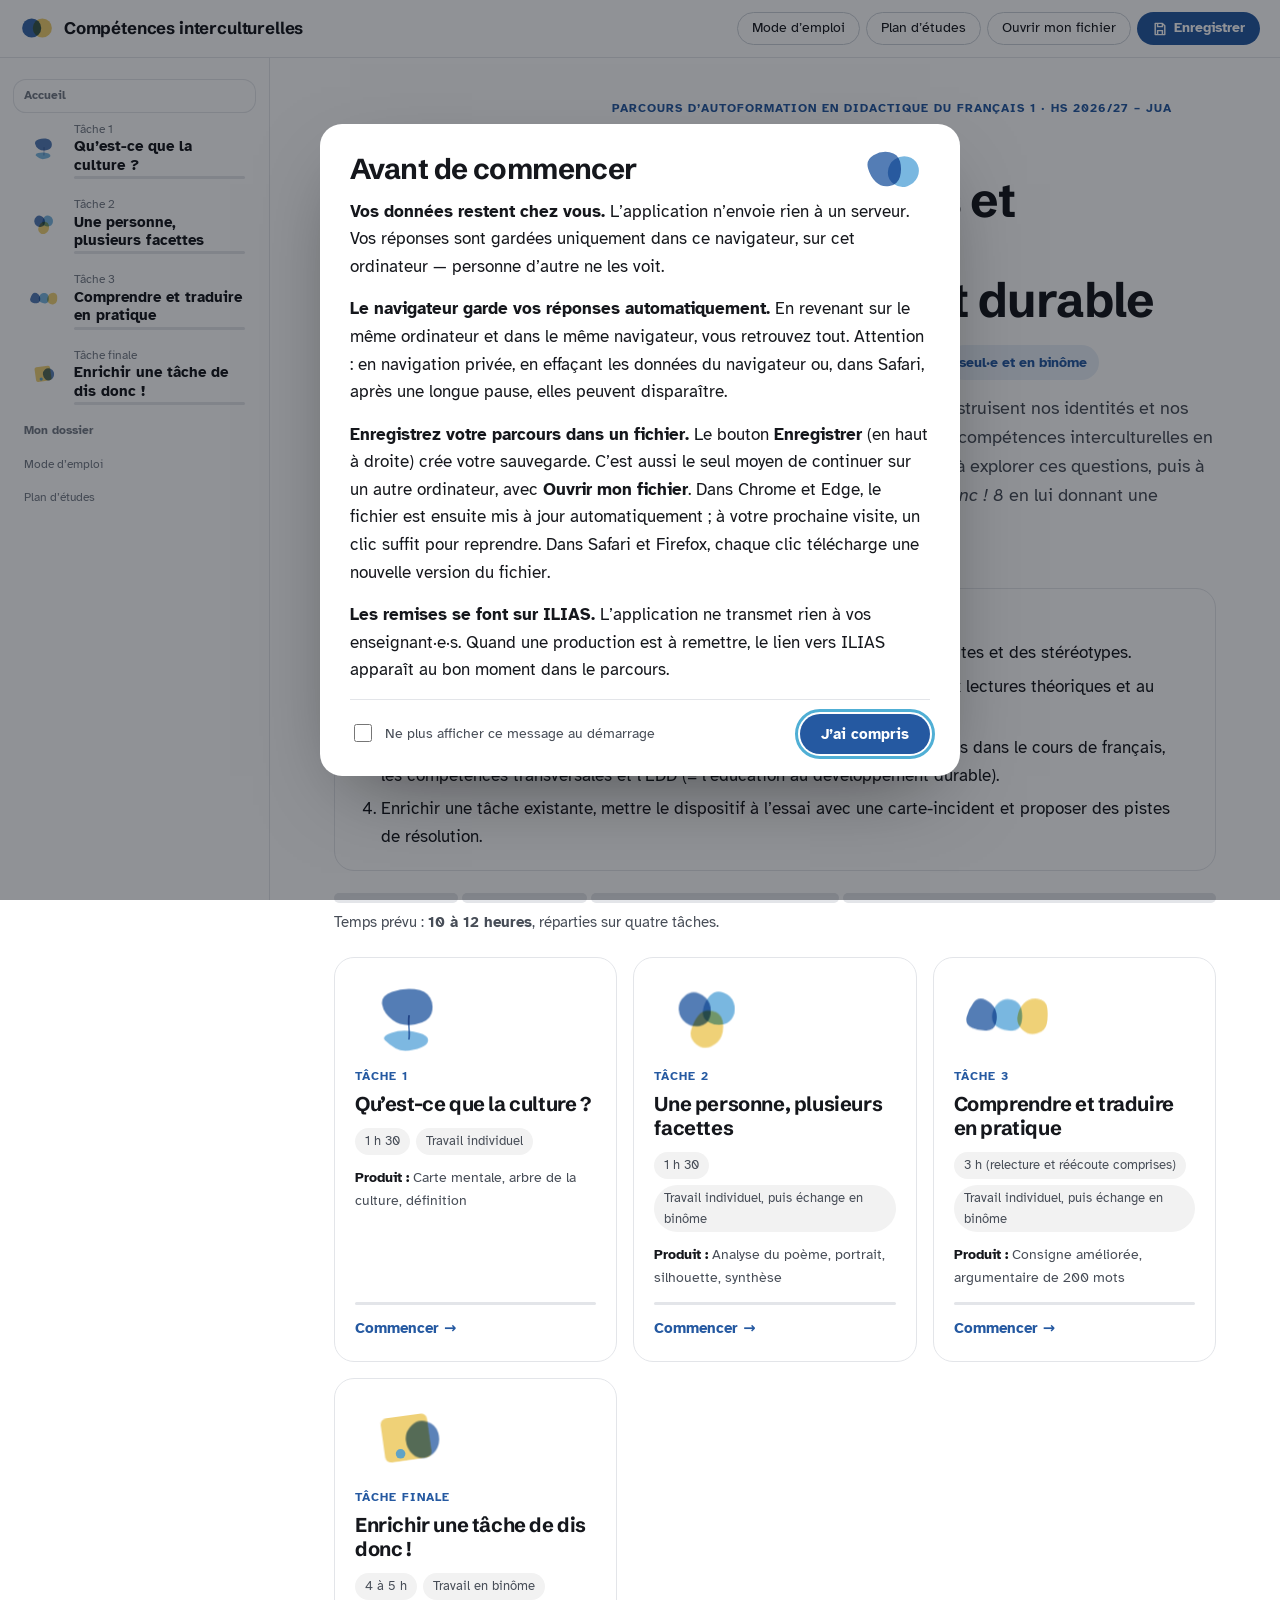
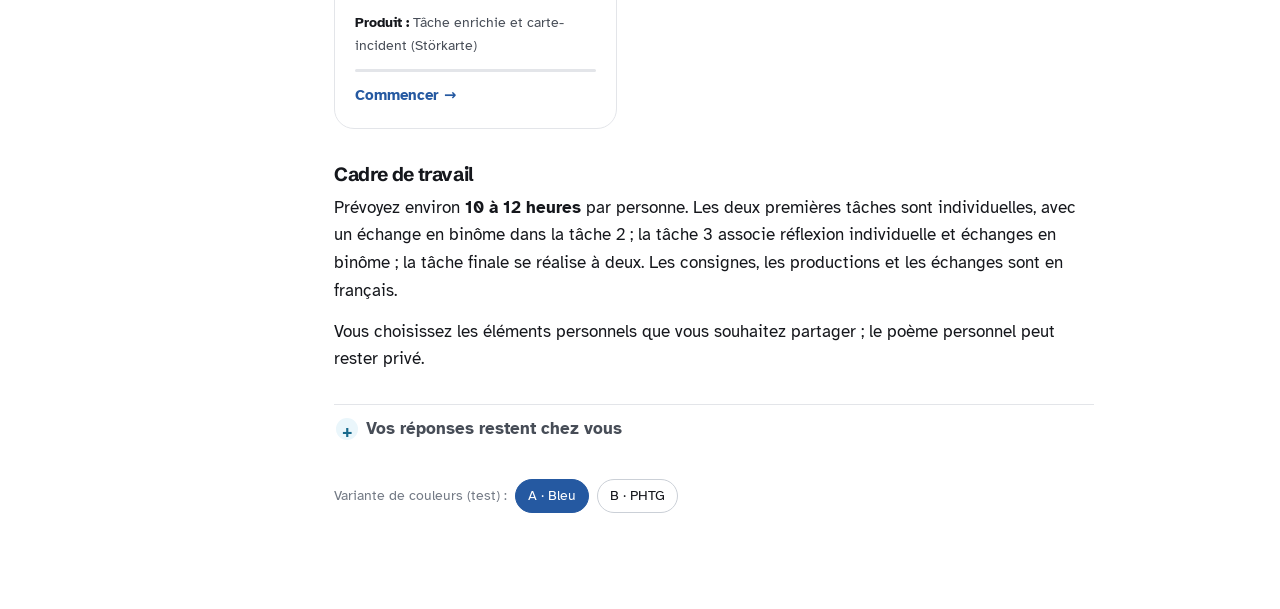
<file: index.html>
<!DOCTYPE html>
<html lang="fr">
<head>
  <meta charset="utf-8">
  <meta name="viewport" content="width=device-width, initial-scale=1">
  <title>Compétences interculturelles et ÉDD</title>
  <meta name="theme-color" content="#FFFFFF">
  <script>try{var t=new URLSearchParams(location.search).get("theme")||localStorage.getItem("pi-edd-theme");if(t)document.documentElement.dataset.theme=t;}catch(e){}</script>
  <link rel="icon" href="/favicon.svg" type="image/svg+xml">
  <link rel="preload" href="/assets/fonts/atkinson-hyperlegible-latin-400-normal.woff2" as="font" type="font/woff2" crossorigin>
  <link rel="preload" href="/assets/fonts/schibsted-grotesk-latin-wght-normal.woff2" as="font" type="font/woff2" crossorigin>
  <link rel="stylesheet" href="/style.css">
</head>
<body>
  <header class="topbar">
    <button class="icon-btn menu-btn" id="menu-btn" aria-label="Menu">☰</button>
    <a class="brand" href="#/"><svg viewBox="0 0 32 22" aria-hidden="true"><circle cx="11" cy="11" r="9" style="fill:var(--m1);fill-opacity:.9"/><circle cx="21" cy="11" r="9" style="fill:var(--m3);fill-opacity:.85;mix-blend-mode:multiply"/></svg><span>Compétences interculturelles</span></a>
    <div class="actions">
      <span data-save-status class="save-status" aria-live="polite"></span>
      <a href="#/aide" class="btn ghost small" title="Comment travailler avec l’application">Mode d’emploi</a>
      <button id="btn-lp" class="btn ghost small">Plan d’études</button>
      <button id="btn-open" class="btn ghost small" title="Reprendre à partir de votre fichier de parcours">Ouvrir mon fichier</button>
      <button id="btn-save" class="btn save small" title="Enregistrer votre parcours dans un fichier"><svg viewBox="0 0 20 20" aria-hidden="true"><path d="M4 3h9l3 3v11H4z" fill="none" stroke="currentColor" stroke-width="1.8" stroke-linejoin="round"/><path d="M7 3v4h6V3M7 17v-5h6v5" fill="none" stroke="currentColor" stroke-width="1.8"/></svg>Enregistrer<span class="dirty-dot" aria-hidden="true"></span></button>
    </div>
  </header>

  <div id="reconnect" class="reconnect" hidden></div>
  <div class="layout">
    <nav class="sidebar" id="sidebar" aria-label="Parcours"></nav>
    <main id="main" tabindex="-1"><p class="loading">Chargement…</p></main>
  </div>

  <aside class="drawer" id="drawer" aria-label="Plan d’études" hidden>
    <div class="drawer-head">
      <form id="lp-search" class="lp-search">
        <input type="search" id="lp-q" placeholder="Rechercher, p. ex. Kulturen" aria-label="Recherche dans le plan d’études">
        <button class="btn primary small" type="submit">Chercher</button>
      </form>
      <a id="lp-newtab" class="btn ghost small" target="_blank" rel="noopener" title="Ouvrir dans un nouvel onglet">↗</a>
      <button class="icon-btn" id="drawer-close" aria-label="Fermer">✕</button>
    </div>
    <iframe id="lp-frame" title="Lehrplan Volksschule Thurgau" src="about:blank"></iframe>
    <p class="drawer-note">Affiché en direct depuis tg.lehrplan.ch — © D-EDK / Kanton Thurgau</p>
  </aside>

  <input type="file" id="file-input" accept=".json,application/json" hidden>
  <div id="print-area" class="print-area"></div>
  <script type="module" src="/app.js"></script>
</body>
</html>
</file>
<file: style.css>
/* «L’entre-deux» — formes qui se chevauchent, papier chaud, un seul accent. */

@font-face { font-family: "Schibsted Grotesk"; font-weight: 400 900; font-display: swap; src: url(/assets/fonts/schibsted-grotesk-latin-wght-normal.woff2) format("woff2"); }
@font-face { font-family: "Schibsted Grotesk"; font-weight: 400 900; font-display: swap; unicode-range: U+0100-024F, U+1E00-1EFF; src: url(/assets/fonts/schibsted-grotesk-latin-ext-wght-normal.woff2) format("woff2"); }
@font-face { font-family: "Atkinson Hyperlegible"; font-weight: 400; font-style: normal; font-display: swap; src: url(/assets/fonts/atkinson-hyperlegible-latin-400-normal.woff2) format("woff2"); }
@font-face { font-family: "Atkinson Hyperlegible"; font-weight: 400; font-style: italic; font-display: swap; src: url(/assets/fonts/atkinson-hyperlegible-latin-400-italic.woff2) format("woff2"); }
@font-face { font-family: "Atkinson Hyperlegible"; font-weight: 700; font-style: normal; font-display: swap; src: url(/assets/fonts/atkinson-hyperlegible-latin-700-normal.woff2) format("woff2"); }
@font-face { font-family: "Atkinson Hyperlegible"; font-weight: 700; font-style: italic; font-display: swap; src: url(/assets/fonts/atkinson-hyperlegible-latin-700-italic.woff2) format("woff2"); }
@font-face { font-family: "Atkinson Hyperlegible"; font-weight: 400; font-display: swap; unicode-range: U+0100-024F, U+1E00-1EFF, U+2020, U+20A0-20AB, U+20AD-20CF; src: url(/assets/fonts/atkinson-hyperlegible-latin-ext-400-normal.woff2) format("woff2"); }
@font-face { font-family: "Atkinson Hyperlegible"; font-weight: 700; font-display: swap; unicode-range: U+0100-024F, U+1E00-1EFF, U+2020, U+20A0-20AB, U+20AD-20CF; src: url(/assets/fonts/atkinson-hyperlegible-latin-ext-700-normal.woff2) format("woff2"); }

:root {
  /* Thème A «Bleu» (palette sio) – fond blanc, encre presque noire */
  --paper: #FFFFFF;
  --paper-2: #F2F2F2;
  --surface: #FFFFFF;
  --ink: #15171C;
  --ink-2: #474D57;
  --ink-3: #737A85;
  --line: #E3E5E9;
  --line-2: #CBD0D7;
  --petrol: #2559A1;          /* couleur principale */
  --petrol-2: #1C4A89;
  --on-petrol: #FFFFFF;
  --petrol-soft: #E8EFF8;
  --terre: #EBC655;           /* étape en cours, marqueurs */
  --terre-ink: #2559A1;       /* surtitres, accroches */
  --terre-soft: #E6F4FA;
  --ocre: #50AFD5;            /* « les deux sont possibles » */
  --ocre-soft: #FBF3D8;
  --ocre-ink: #17698C;
  --lilas: #17698C;           /* espace privé */
  --lilas-soft: #EAF6FB;
  --lilas-line: #BFE3F2;
  --sil: #CFE8F4;
  --link: #2559A1;
  --m1: #2559A1; --m2: #469BD4; --m3: #EBC655; --m4: #50AFD5;
  --head: "Schibsted Grotesk", "Helvetica Neue", Arial, sans-serif;
  --serif: var(--sans);
  --sans: "Atkinson Hyperlegible", system-ui, -apple-system, "Segoe UI", sans-serif;
  --r: 14px;
  --top: 58px;
}
[data-theme="phtg"] {
  /* Thème B «PHTG» – noir sur blanc, lime et bleu comme seuls accents */
  --paper: #FFFFFF;
  --paper-2: #F4F4F4;
  --ink: #000000;
  --ink-2: #333333;
  --ink-3: #6B6B6B;
  --line: #E4E4E4;
  --line-2: #CFCFCF;
  --petrol: #000000;
  --petrol-2: #212121;
  --on-petrol: #FFFFFF;
  --petrol-soft: #F1F1F1;
  --terre: #DEF428;
  --terre-ink: #000000;
  --terre-soft: #F7FCD4;
  --ocre: #0059FF;
  --ocre-soft: #F7FCD4;
  --ocre-ink: #0047CC;
  --lilas: #0047CC;
  --lilas-soft: #EEF3FF;
  --lilas-line: #C7D7FF;
  --sil: #DCE6FF;
  --link: #0059FF;
  --m1: #000000; --m2: #0059FF; --m3: #DEF428; --m4: #8A8A8A;
}
* { box-sizing: border-box; }
html { scroll-padding-top: calc(var(--top) + 16px); }
body { margin: 0; font: 17px/1.62 var(--sans); color: var(--ink); background: var(--paper); -webkit-font-smoothing: antialiased; }
h1, h2, h3, h4 { margin: 0 0 .4em; line-height: 1.2; }
h1, h2, h3 { font-family: var(--head); font-weight: 700; letter-spacing: -.02em; }
h1 { font-size: clamp(2rem, 4vw, 3rem); line-height: 1.05; }
h2 { font-size: clamp(1.4rem, 2.4vw, 1.8rem); }
h3 { font-size: 1.02rem; font-weight: 700; }
a { color: var(--link); }
p { margin: 0 0 .8em; }
code { font-size: .85em; }
.muted, .hint { color: var(--ink-3); font-size: .9rem; }
.center { text-align: center; justify-content: center; }
.eyebrow { display: block; font-size: .78rem; letter-spacing: .08em; text-transform: uppercase; color: var(--terre-ink); font-weight: 700; margin-bottom: 6px; }
:focus-visible { outline: 3px solid var(--ocre); outline-offset: 2px; border-radius: 6px; }

/* --- Barre du haut ------------------------------------------------------- */
.topbar { position: sticky; top: 0; z-index: 20; height: var(--top); display: flex; align-items: center; gap: 12px; padding: 0 20px; background: color-mix(in srgb, var(--paper) 88%, transparent); backdrop-filter: blur(8px); border-bottom: 1px solid var(--line); }
.brand { display: flex; align-items: center; gap: 10px; text-decoration: none; color: var(--ink); font-family: var(--head); font-size: 1.05rem; font-weight: 700; letter-spacing: -.01em; }
.brand svg { width: 34px; height: 24px; }
.actions { margin-left: auto; display: flex; align-items: center; gap: 6px; }
.save-status { font-size: .82rem; color: var(--ink-3); margin-right: 6px; }
.save-status.ok::before { content: "✓ "; color: var(--petrol); }
.save-status.warn { color: var(--ocre-ink); }
.menu-btn { display: none; }

/* --- Boutons ---------------------------------------------------------------- */
.btn { display: inline-flex; align-items: center; gap: 6px; border: 1px solid transparent; border-radius: 999px; padding: 10px 20px; font: inherit; font-size: .95rem; font-weight: 700; cursor: pointer; text-decoration: none; line-height: 1.2; transition: background .15s, border-color .15s, transform .1s; }
.btn:active { transform: translateY(1px); }
.btn.small { padding: 7px 14px; font-size: .85rem; font-weight: 400; }
.btn.primary { background: var(--petrol); color: var(--on-petrol); }
.btn.primary:hover { background: var(--petrol-2); }
.btn.ghost { background: transparent; color: var(--ink); border-color: var(--line-2); }
.btn.ghost:hover { border-color: var(--petrol); color: var(--petrol); }
.icon-btn { background: none; border: 0; font-size: 1.2rem; cursor: pointer; padding: 4px 8px; color: var(--ink); }
.link { background: none; border: 0; color: var(--petrol); cursor: pointer; padding: 0; font: inherit; font-size: .9rem; text-decoration: underline; text-underline-offset: 3px; }
.row { display: flex; flex-wrap: wrap; gap: 10px; align-items: center; margin-top: 14px; }

/* --- Mise en page ----------------------------------------------------------- */
.layout { display: grid; grid-template-columns: 270px minmax(0, 1fr); min-height: calc(100vh - var(--top)); }
.sidebar { position: sticky; top: var(--top); align-self: start; height: calc(100vh - var(--top)); overflow: auto; padding: 22px 14px; border-right: 1px solid var(--line); }
.sidebar > a { display: grid; grid-template-columns: 40px 1fr; gap: 2px 10px; align-items: center; padding: 8px 10px; border-radius: 12px; color: var(--ink); text-decoration: none; margin-bottom: 2px; }
.sidebar > a:not(.tache-link) { grid-template-columns: 1fr; font-weight: 700; font-size: .92rem; }
.sidebar > a:hover { background: var(--paper-2); }
.sidebar > a.active { background: var(--surface); box-shadow: 0 1px 0 var(--line), 0 0 0 1px var(--line); }
.sidebar .mini svg { width: 40px; height: 27px; display: block; }
.sidebar .lbl { font-size: .78rem; color: var(--ink-3); line-height: 1.25; }
.sidebar .lbl strong { display: block; color: var(--ink); font-size: .92rem; font-weight: 700; }
.sidebar .prog { grid-column: 2; height: 3px; background: var(--line); border-radius: 2px; overflow: hidden; }
.sidebar .prog span, .tache-card .prog span { display: block; height: 100%; background: var(--petrol); border-radius: 2px; }
.steps-nav { list-style: none; margin: 2px 0 10px 60px; padding: 0; border-left: 2px solid var(--line); }
.steps-nav a { display: block; padding: 4px 10px; font-size: .85rem; color: var(--ink-2); text-decoration: none; line-height: 1.3; }
.steps-nav a:hover { color: var(--petrol); }
.steps-nav a.current { color: var(--terre-ink); font-weight: 700; margin-left: -2px; border-left: 2px solid var(--terre); }
main { padding: 32px clamp(18px, 5vw, 64px) 96px; outline: none; }
main.step-mode { max-width: 820px; }
main.home { max-width: 1040px; }
body.drawer-open main { max-width: 720px; }

/* --- Motifs ----------------------------------------------------------------- */
.motif { display: block; overflow: visible; }
.hero-motif { width: clamp(150px, 22vw, 230px); height: auto; flex: none; }

/* --- Accueil ----------------------------------------------------------------- */
.home-hero { display: flex; gap: clamp(20px, 4vw, 48px); align-items: center; margin: 8px 0 34px; }
.home-hero .lead { font-size: 1.12rem; color: var(--ink-2); max-width: 60ch; }
.tache-grid { display: grid; grid-template-columns: repeat(auto-fill, minmax(220px, 1fr)); gap: 16px; }
.tache-card { position: relative; display: flex; flex-direction: column; padding: 18px 20px 20px; background: var(--surface); border: 1px solid var(--line); border-radius: 20px; text-decoration: none; color: var(--ink); transition: transform .15s, box-shadow .15s, border-color .15s; }
.tache-card:hover { transform: translateY(-2px); border-color: var(--line-2); box-shadow: 0 10px 28px -16px rgba(60, 40, 20, .35); }
.tache-card .motif { width: 120px; height: 80px; margin: 0 0 10px -6px; }
.tache-card h2 { font-size: 1.25rem; margin-bottom: 8px; }
.tache-card .prog { display: block; height: 3px; background: var(--line); border-radius: 2px; overflow: hidden; margin-top: auto; }
.tache-card .go { margin-top: 12px; font-weight: 700; color: var(--petrol); font-size: .92rem; }
.home-more { margin-top: 30px; display: grid; gap: 8px; max-width: 760px; }

/* --- Chips, détails --------------------------------------------------------- */
.chips { display: flex; flex-wrap: wrap; gap: 6px; margin: 4px 0 12px; }
.chips span { font-size: .8rem; padding: 3px 10px; border-radius: 999px; background: var(--paper-2); color: var(--ink-2); }
details.soft { border-top: 1px solid var(--line); padding: 10px 2px; }
details.soft > summary { cursor: pointer; font-weight: 700; color: var(--ink-2); list-style: none; display: flex; align-items: center; gap: 8px; }
details.soft > summary::before { content: "+"; display: inline-grid; place-items: center; width: 22px; height: 22px; border-radius: 50%; background: var(--paper-2); color: var(--petrol); font-weight: 700; }
details.soft[open] > summary::before { content: "–"; }
details.soft > *:not(summary) { margin-top: 10px; }
.private-note > summary::before { background: var(--lilas-soft) !important; color: var(--lilas) !important; }

/* --- Étapes ----------------------------------------------------------------- */
.step-head { margin-bottom: 26px; }
.segbar { display: flex; gap: 6px; }
.segbar .seg { flex: 1; height: 6px; border-radius: 3px; background: var(--line); transition: background .2s; }
.segbar .seg.done { background: var(--petrol); }
.segbar .seg.now { background: var(--terre); }
.segbar .seg:hover { background: var(--ocre); }
.tache-hero { display: flex; gap: clamp(18px, 4vw, 40px); align-items: center; margin-bottom: 26px; }
.tache-hero .result { color: var(--ink-2); max-width: 52ch; }
.step-foot { display: flex; align-items: center; gap: 12px; margin-top: 44px; padding-top: 20px; border-top: 1px solid var(--line); }
.step-foot [data-save-status] { margin: 0 auto; }

/* --- Consigne ---------------------------------------------------------------- */
.consigne { margin: 0 0 18px; }
.consigne h2 { margin-bottom: 6px; }
.consigne .accroche { font-family: var(--head); font-size: 1.25rem; font-weight: 500; line-height: 1.3; color: var(--terre-ink); margin: 0 0 10px; padding-left: 14px; border-left: 4px solid var(--terre); }
.consigne .prose ul { list-style: none; padding: 0; display: grid; gap: 8px; }
.consigne .prose ul li { position: relative; padding: 10px 14px 10px 34px; background: var(--surface); border: 1px solid var(--line); border-radius: 12px; }
.consigne .prose ul li::before { content: ""; position: absolute; left: 13px; top: 18px; width: 9px; height: 9px; border-radius: 50%; background: var(--ocre); opacity: .85; }
.prose blockquote { margin: 10px 0; padding: 14px 18px; background: var(--ocre-soft); border-radius: 12px; font-style: italic; }

/* --- Lecture ---------------------------------------------------------------- */
.reading { margin: 0 0 22px; }
.reading .prose { font-size: 1.08rem; line-height: 1.7; }
.reading.long { background: var(--surface); border: 1px solid var(--line); border-radius: 20px; padding: 24px clamp(18px, 4vw, 34px); }
.reading .meta-line { font-size: .8rem; color: var(--ink-3); margin-bottom: 14px; }
.reading .prose strong:first-child { color: var(--petrol); font-size: .8rem; margin-right: 4px; }

/* --- Réponses ---------------------------------------------------------------- */
.answer { margin: 20px 0; }
.answer > label { display: block; font-weight: 700; margin-bottom: 8px; }
textarea, .add-own input, .lp-search input, select { font: inherit; color: var(--ink); }
.answer textarea { width: 100%; padding: 14px 16px; border: 1px solid var(--line-2); border-radius: 14px; background: var(--surface); resize: vertical; line-height: 1.55; transition: border-color .15s, box-shadow .15s; }
.answer textarea::placeholder { color: var(--ink-3); }
.answer textarea:focus { outline: none; border-color: var(--petrol); box-shadow: 0 0 0 4px var(--petrol-soft); }
.answer.private textarea { background: var(--lilas-soft); border-color: var(--lilas-line); }
.answer.private textarea:focus { border-color: var(--lilas); box-shadow: 0 0 0 4px var(--lilas-soft); }
.answer-info { text-align: right; font-size: .78rem; color: var(--ink-3); min-height: 1.2em; margin-top: 4px; }
.answer-info .ok { color: var(--petrol); font-weight: 700; }
.badge { display: inline-block; font-size: .72rem; font-weight: 700; padding: 2px 9px; border-radius: 999px; background: var(--lilas-soft); color: var(--lilas); vertical-align: middle; margin-left: 4px; }
.table-wrap { overflow-x: auto; }
table.grid { width: 100%; border-collapse: separate; border-spacing: 0; font-size: .93rem; border: 1px solid var(--line-2); border-radius: 14px; overflow: hidden; background: var(--surface); }
table.grid th { text-align: left; background: var(--paper-2); padding: 10px 12px; font-size: .85rem; border-bottom: 1px solid var(--line-2); }
table.grid td { border-top: 1px solid var(--line); vertical-align: top; padding: 2px; }
table.grid td + td, table.grid th + th { border-left: 1px solid var(--line); }
table.grid tr.example td { padding: 10px 12px; color: var(--ink-2); font-style: italic; background: var(--paper); }
table.grid textarea { width: 100%; border: 0; resize: none; padding: 8px 10px; background: transparent; min-height: 48px; }
table.grid textarea:focus { outline: none; background: var(--petrol-soft); }

/* --- Tri --------------------------------------------------------------------- */
.tri { margin: 20px 0; }
.tri-consigne { font-weight: 700; }
.tri-pool { display: flex; flex-wrap: wrap; gap: 8px; padding: 14px; border: 1.5px dashed var(--line-2); border-radius: 16px; min-height: 56px; margin-bottom: 12px; }
.tri-cats { display: grid; grid-template-columns: repeat(var(--n), minmax(0, 1fr)); gap: 12px; }
.tri-cat { min-height: 140px; padding: 14px; border-radius: 18px; display: flex; flex-wrap: wrap; align-content: flex-start; gap: 7px; cursor: pointer; border: 2px solid transparent; transition: border-color .15s; }
.tri-cat.tone-0 { background: var(--petrol-soft); }
.tri-cat.tone-1 { background: var(--terre-soft); }
.tri-cat.tone-2 { background: var(--ocre-soft); }
.tri-cat h4 { width: 100%; font-size: .85rem; margin: 0 0 4px; color: var(--ink-2); }
.tri-cat.over, .tri-pool.over { border-color: var(--petrol); }
.chip { font: inherit; font-size: .9rem; padding: 7px 13px; border-radius: 999px; border: 1px solid var(--line-2); background: var(--surface); cursor: grab; text-align: left; color: var(--ink); transition: box-shadow .15s; }
.chip:hover { box-shadow: 0 2px 8px -4px rgba(0,0,0,.3); }
.chip.selected { border-color: var(--terre); box-shadow: 0 0 0 3px var(--terre-soft); }
.chip.right { border-color: var(--petrol); color: var(--petrol); }
.chip.wrong { border: 1.5px dashed var(--ink-2); color: var(--ink); background: var(--terre-soft); }
.chip.both { border-color: var(--ocre); color: var(--ocre-ink); border-radius: 14px; }
.chip.own { border-style: dashed; cursor: default; }
.chip .why { display: block; font-size: .8rem; color: var(--ink-2); margin-top: 3px; }
.feedback { display: flex; flex-wrap: wrap; gap: 6px 16px; font-size: .85rem; color: var(--ink-2); padding: 12px 14px; background: var(--surface); border: 1px solid var(--line); border-radius: 12px; }
.feedback em { flex-basis: 100%; color: var(--ink-3); }
.add-own { display: flex; gap: 8px; margin-top: 12px; }
.add-own input { flex: 1; padding: 9px 14px; border: 1px solid var(--line-2); border-radius: 999px; background: var(--surface); }
.add-own select { padding: 8px 10px; border-radius: 999px; border: 1px solid var(--line-2); background: var(--surface); }

/* --- Regard sur mon travail -------------------------------------------------- */
.check { margin: 22px 0; border: 1px solid var(--line); border-radius: 16px; background: var(--surface); padding: 0 18px; }
.check > summary { cursor: pointer; list-style: none; display: flex; align-items: center; gap: 10px; padding: 14px 0; }
.check > summary::before { content: ""; width: 26px; height: 18px; flex: none; background: radial-gradient(circle at 35% 50%, var(--petrol) 0 7px, transparent 7.5px), radial-gradient(circle at 65% 50%, var(--ocre) 0 7px, transparent 7.5px); opacity: .8; }
.check-title { font-weight: 700; }
.check-count { margin-left: auto; font-size: .8rem; color: var(--ink-3); }
.check[open] { padding-bottom: 16px; }
.check ul { list-style: none; padding: 0; margin: 0 0 8px; }
.check li { display: flex; gap: 10px; align-items: flex-start; padding: 5px 0; }
.check input { margin-top: 5px; width: 18px; height: 18px; accent-color: var(--petrol); flex: none; }
.example-box { margin-top: 12px; background: var(--ocre-soft); border-radius: 14px; padding: 16px 18px; }
.example-box h4 { font-family: var(--head); font-size: 1.05rem; }

/* --- Encadrés ---------------------------------------------------------------- */
.aside { margin: 20px 0; padding: 16px 20px; border-radius: 16px; background: var(--paper-2); }
.aside h3 { margin-bottom: 4px; }
.aside .prose { font-size: .95rem; color: var(--ink-2); }
.aside-kicker { font-size: .72rem; letter-spacing: .08em; text-transform: uppercase; font-weight: 700; color: var(--ink-3); margin: 0 0 4px; }
.aside.lp { background: var(--petrol-soft); }
.aside.lp .aside-kicker { color: var(--petrol); }
.aside.repere { background: var(--surface); border: 1px solid var(--line); }
.aside.repere .tags { display: flex; flex-wrap: wrap; gap: 6px; margin: 8px 0 4px; }
.aside.repere .tags a { font-size: .85rem; padding: 4px 12px; border-radius: 999px; background: var(--petrol-soft); text-decoration: none; }
.aside.repere .tags a:hover { background: var(--petrol); color: #fff; }
.aside.recall blockquote { margin: 8px 0; padding: 10px 14px; background: var(--surface); border-radius: 10px; }

/* --- Silhouette -------------------------------------------------------------- */
.sil-stage { position: relative; width: 100%; max-width: 520px; aspect-ratio: 13 / 16; margin: 12px auto; background: var(--lilas-soft); border-radius: 20px; overflow: hidden; touch-action: none; }
.sil-stage svg { position: absolute; left: 50%; top: 4%; height: 92%; transform: translateX(-50%); }
.sil-word { position: absolute; padding: 5px 24px 5px 12px; background: var(--surface); border: 1px solid var(--lilas); color: var(--lilas); border-radius: 999px; font-size: .88rem; cursor: grab; user-select: none; white-space: nowrap; box-shadow: 0 2px 6px -3px rgba(0,0,0,.25); }
.sil-word button { position: absolute; right: 5px; top: 50%; transform: translateY(-50%); border: 0; background: none; cursor: pointer; color: var(--ink-3); font-size: 1rem; line-height: 1; }

/* --- Carte-incident ----------------------------------------------------------- */
.carte { position: relative; max-width: 460px; padding: 22px 24px; background: var(--surface); border: 1px solid var(--line-2); border-radius: 18px; box-shadow: 0 12px 30px -20px rgba(60,40,20,.5); transform: rotate(-.6deg); }
.carte-motif { position: absolute; right: 10px; top: 6px; width: 74px; height: 50px; }
.carte-head { font-family: var(--head); font-weight: 700; font-size: 1.3rem; margin-bottom: 10px; }
.carte-field h4 { font-size: .75rem; color: var(--ink-3); text-transform: uppercase; letter-spacing: .06em; margin: 12px 0 2px; }
.carte-field p { margin: 0; }

/* --- Fin, dossier ------------------------------------------------------------- */
.end-card { display: grid; justify-items: center; text-align: center; gap: 8px; margin: 40px 0 10px; }
.end-card .lead { color: var(--ink-2); }
.dossier-opts { margin-bottom: 24px; padding: 16px 20px; background: var(--paper-2); border-radius: 16px; }
.toggle { display: flex; gap: 10px; align-items: flex-start; }
.toggle input { accent-color: var(--lilas); width: 18px; height: 18px; margin-top: 4px; }
.dossier { background: var(--surface); border: 1px solid var(--line); border-radius: 20px; padding: 24px clamp(18px, 4vw, 34px); }
.dossier .d-tache { margin-bottom: 30px; }
.dossier .d-item { margin: 10px 0 18px; }
.dossier .d-item h4 { font-size: .88rem; color: var(--ink-3); margin-bottom: 4px; }

/* --- Mode rédaction ------------------------------------------------------------ */
.redac-tag { font-size: .72rem; color: var(--ink-2); background: #FFF6D6; border: 1px dashed #E2C55C; border-radius: 6px; padding: 2px 8px; margin-bottom: 6px; display: inline-block; font-family: ui-monospace, monospace; }
.redac-tag mark { background: #FFE28A; }

/* --- Plan d’études ------------------------------------------------------------ */
.drawer { position: fixed; top: var(--top); right: 0; bottom: 0; width: min(560px, 100vw); background: var(--surface); border-left: 1px solid var(--line); z-index: 30; display: flex; flex-direction: column; box-shadow: -14px 0 40px -20px rgba(60,40,20,.35); }
.drawer[hidden] { display: none; }
.drawer-head { display: flex; gap: 8px; padding: 10px; border-bottom: 1px solid var(--line); align-items: center; }
.lp-search { display: flex; gap: 6px; flex: 1; }
.lp-search input { flex: 1; padding: 8px 14px; border: 1px solid var(--line-2); border-radius: 999px; background: var(--paper); }
.drawer iframe { flex: 1; border: 0; width: 100%; background: #fff; }
.drawer-note { margin: 0; padding: 6px 12px; font-size: .74rem; color: var(--ink-3); border-top: 1px solid var(--line); }
.loading { color: var(--ink-3); }

/* --- Mobile -------------------------------------------------------------------- */
@media (max-width: 900px) {
  .menu-btn { display: block; }
  .layout { grid-template-columns: 1fr; }
  .sidebar { position: fixed; top: var(--top); left: 0; width: 290px; z-index: 25; background: var(--paper); transform: translateX(-100%); transition: transform .2s; box-shadow: 10px 0 30px -20px rgba(0,0,0,.4); }
  body.nav-open .sidebar { transform: none; }
  .brand span, .save-status { display: none; }
  .home-hero, .tache-hero { flex-direction: column; align-items: flex-start; }
  .hero-motif { width: 140px; }
  .tri-cats { grid-template-columns: 1fr; }
}
@media (prefers-reduced-motion: reduce) { * { transition: none !important; } }

/* --- Impression ----------------------------------------------------------------- */
.print-area { display: none; }
@media print {
  body.printing > *:not(.print-area) { display: none !important; }
  body.printing { background: #fff; }
  body.printing .print-area { display: block; font-family: var(--sans); color: #000; }
  .print-area h1 { font-family: var(--head); font-size: 20pt; }
  .print-area h2 { font-family: var(--head); font-size: 14pt; margin-top: 18pt; }
  .print-area .d-item h4 { font-size: 10pt; color: #555; }
  .print-area table.grid { border-collapse: collapse; width: 100%; }
  .print-area table.grid th, .print-area table.grid td { border: 1px solid #999; padding: 4pt; font-size: 10pt; }
  .print-area .carte { box-shadow: none; transform: none; border: 1.5pt solid #000; }
}

/* Correctifs */
main:focus, main:focus-visible { outline: none; }
.actions .btn { white-space: nowrap; }
@media (max-width: 520px) {
  .topbar { padding: 0 10px; gap: 6px; }
  .actions { gap: 4px; }
  .actions .btn.small { padding: 6px 9px; font-size: .78rem; }
  main { padding-top: 22px; }
}

/* --- Audio ----------------------------------------------------------------------- */
.audio { display: flex; gap: 16px; align-items: center; margin: 4px 0 22px; padding: 14px 18px; background: var(--surface); border: 1px solid var(--line); border-radius: 18px; }
.audio-btn { position: relative; flex: none; width: 52px; height: 52px; border: 0; border-radius: 50%; cursor: pointer; background: var(--petrol); display: grid; place-items: center; }
.audio-btn::after { content: ""; position: absolute; inset: 0 -6px 0 6px; border-radius: 50%; background: var(--terre); opacity: .7; mix-blend-mode: multiply; z-index: -1; }
.audio-btn { isolation: isolate; }
.audio-btn:hover { background: var(--petrol-2); }
.ic.play { width: 0; height: 0; border-left: 14px solid #fff; border-top: 9px solid transparent; border-bottom: 9px solid transparent; margin-left: 4px; }
.ic.pause { width: 14px; height: 16px; border-left: 4px solid #fff; border-right: 4px solid #fff; }
.audio-body { flex: 1; min-width: 0; }
.audio-title { font-weight: 700; margin: 0 0 4px; }
.audio-ctrl { display: flex; align-items: center; gap: 10px; }
.audio-bar { flex: 1; accent-color: var(--petrol); }
.audio-time { font-size: .8rem; color: var(--ink-3); font-variant-numeric: tabular-nums; white-space: nowrap; }
.audio .hint { margin: 4px 0 0; font-size: .78rem; }

/* --- Thème PHTG : contrastes francs ------------------------------------------- */
[data-theme="phtg"] .chips span { background: var(--paper-2); color: var(--ink); }
[data-theme="phtg"] .tache-card:hover { border-color: #000; box-shadow: none; }
[data-theme="phtg"] .segbar .seg.now { background: var(--terre); box-shadow: inset 0 0 0 1px #000; }
[data-theme="phtg"] .eyebrow { color: #000; }
[data-theme="phtg"] .aside.lp { background: var(--terre-soft); }
[data-theme="phtg"] .aside.lp .aside-kicker { color: #000; }

/* --- Choix du thème (phase de test) ------------------------------------------ */
.theme-switch { display: flex; align-items: center; gap: 8px; margin-top: 26px; font-size: .85rem; color: var(--ink-3); }
.theme-switch button { font: inherit; font-size: .85rem; padding: 5px 12px; border-radius: 999px; border: 1px solid var(--line-2); background: var(--surface); cursor: pointer; color: var(--ink); }
.theme-switch button[aria-pressed="true"] { background: var(--petrol); color: var(--on-petrol); border-color: var(--petrol); }

/* --- Arbre de la culture -------------------------------------------------------- */
.tri-arbre { display: flex; flex-direction: column; align-items: stretch; }
.tri-cat.couronne { min-height: 190px; padding: 34px 48px 26px; justify-content: center; align-content: center; border-radius: 48% 52% 44% 46% / 58% 56% 44% 42%; background: color-mix(in srgb, var(--m1) 14%, var(--surface)); }
.tri-cat.couronne h4, .tri-cat.racines h4 { text-align: center; }
.arbre-sol { position: relative; height: 96px; margin: -26px 0 -18px; z-index: 0; pointer-events: none; }
.tri-cat.couronne { position: relative; z-index: 1; }
.tri-cat.racines { position: relative; z-index: 1; }
.arbre-sol .tronc { position: absolute; left: 50%; top: 0; width: 220px; height: 96px; transform: translateX(-50%); z-index: 2; }
.arbre-sol .sol-ligne { position: absolute; left: 0; right: 0; top: 70px; border-top: 2px dotted var(--ink-2); }
.arbre-sol .sol-label { position: absolute; right: 6px; top: 60px; font-size: .72rem; letter-spacing: .08em; text-transform: uppercase; color: var(--ink-3); background: var(--paper); padding: 0 6px; }
.tri-cat.racines { min-height: 150px; padding: 22px 40px 30px; justify-content: center; align-content: flex-start; border-radius: 22px 22px 46% 46% / 22px 22px 60% 60%; background: repeating-linear-gradient(180deg, color-mix(in srgb, var(--m2) 10%, var(--surface)) 0 22px, color-mix(in srgb, var(--m2) 14%, var(--surface)) 22px 24px); }
@media (max-width: 600px) { .tri-cat.couronne { padding: 28px 22px; border-radius: 40% 40% 30% 30% / 30% 30% 22% 22%; } .tri-cat.racines { padding: 18px 16px 26px; } }

/* --- Schéma ---------------------------------------------------------------------- */
.schema { margin: 8px 0 24px; padding: 16px; background: var(--surface); border: 1px solid var(--line); border-radius: 20px; }
.schema-svg { display: block; width: 100%; max-width: 560px; margin: 0 auto; height: auto; }
.schema-svg circle:not(.sch-disc) { mix-blend-mode: multiply; }
.schema-svg text { font-family: var(--sans); fill: var(--ink); }
.schema-svg .sch-h { font-family: var(--head); font-weight: 700; font-size: 22px; }
.schema-svg .sch-t { font-weight: 700; font-size: 15px; }
.schema-svg .sch-s { font-size: 13px; fill: var(--ink-2); }
.schema-svg .sch-center { font-family: var(--head); font-weight: 700; font-size: 11.5px; }
.schema figcaption { text-align: center; font-size: .82rem; color: var(--ink-3); margin-top: 6px; }

/* --- Enregistrer bien visible ---------------------------------------------------- */
.btn.save { background: var(--petrol); color: var(--on-petrol); font-weight: 700; position: relative; }
.btn.save:hover { background: var(--petrol-2); }
.btn.save svg { width: 16px; height: 16px; }
.dirty-dot { display: none; position: absolute; top: -3px; right: -3px; width: 11px; height: 11px; border-radius: 50%; background: var(--terre); box-shadow: 0 0 0 2px var(--paper); }
body.needs-save .dirty-dot { display: block; }
.foot-mid { margin: 0 auto; display: flex; align-items: center; gap: 10px; }
.foot-save { display: none; }
body.needs-save .foot-save { display: inline-flex; }
.step-foot [data-save-status] { margin: 0; }

/* --- Bienvenue et mode d’emploi --------------------------------------------------- */
.welcome { margin: 0 0 28px; padding: 20px 24px; border: 2px solid var(--petrol); border-radius: 20px; background: var(--surface); }
.welcome h2 { font-size: 1.3rem; }
.welcome ol { margin: 8px 0 0; padding-left: 1.3em; }
.welcome li { margin: 4px 0; }
.aide-list { list-style: none; counter-reset: a; padding: 0; display: grid; gap: 12px; }
.aide-list li { counter-increment: a; position: relative; padding: 16px 20px 6px 64px; background: var(--surface); border: 1px solid var(--line); border-radius: 16px; }
.aide-list li::before { content: counter(a); position: absolute; left: 18px; top: 16px; width: 32px; height: 32px; border-radius: 50%; display: grid; place-items: center; font-family: var(--head); font-weight: 700; background: var(--terre); color: var(--ink); }
.aide-list h3 { margin-bottom: 2px; }
.sidebar > a.aide-link { font-weight: 400; color: var(--ink-2); }
@media (max-width: 900px) {
  .actions a[href="#/aide"], #btn-lp { display: none; }
}
@media (max-width: 520px) {
  #btn-open { padding: 6px 8px; }
}

/* --- Fenêtre d’information -------------------------------------------------------- */
.modal-back { position: fixed; inset: 0; z-index: 50; background: rgba(10, 14, 24, .45); display: grid; place-items: center; padding: 20px; }
.modal { position: relative; width: min(640px, 100%); max-height: calc(100vh - 40px); overflow: auto; background: var(--surface); border-radius: 22px; padding: 28px 30px 22px; box-shadow: 0 30px 80px -30px rgba(0,0,0,.5); }
.modal h2 { margin-right: 90px; }
.modal-motif { position: absolute; right: 22px; top: 18px; width: 86px; height: 58px; }
.modal .prose p { margin-bottom: .9em; }
.modal-foot { display: flex; align-items: center; justify-content: space-between; gap: 12px; flex-wrap: wrap; margin-top: 12px; padding-top: 14px; border-top: 1px solid var(--line); }
.toggle.small { font-size: .88rem; color: var(--ink-2); align-items: center; }
.toggle.small input { margin-top: 0; accent-color: var(--petrol); }
body.modal-open { overflow: hidden; }

/* --- Reprendre l’enregistrement --------------------------------------------------- */
.reconnect { position: sticky; top: var(--top); z-index: 15; display: flex; align-items: center; justify-content: center; gap: 12px; flex-wrap: wrap; padding: 8px 16px; background: var(--terre-soft); border-bottom: 1px solid var(--line); font-size: .92rem; }
.reconnect[hidden] { display: none; }

/* --- Remise ILIAS ------------------------------------------------------------------ */
.aside.remise { background: var(--surface); border: 2px solid var(--petrol); }
.aside.remise .aside-kicker { color: var(--petrol); }

/* --- Carte mentale ---------------------------------------------------------------- */
.mm-bar { display: flex; gap: 8px; align-items: center; flex-wrap: wrap; margin-bottom: 10px; }
.mm-bar input { flex: 1; min-width: 180px; padding: 9px 14px; border: 1px solid var(--line-2); border-radius: 999px; background: var(--surface); font: inherit; }
.mm-hint { font-size: .82rem; color: var(--ink-3); flex-basis: 100%; }
.mm-stage { position: relative; height: 460px; border-radius: 20px; background: var(--paper-2); overflow: hidden; touch-action: none; background-image: radial-gradient(var(--line-2) 1px, transparent 1.2px); background-size: 22px 22px; }
.mindmap.private .mm-stage { background-color: var(--lilas-soft); }
.mm-lines { position: absolute; inset: 0; width: 100%; height: 100%; pointer-events: none; }
.mm-line { fill: none; stroke-width: 3; stroke-linecap: round; }
.mm-line.d1 { stroke: var(--m1); opacity: .7; }
.mm-line.d2 { stroke: var(--m2); opacity: .7; }
.mm-line.d3 { stroke: var(--m4); opacity: .7; }
.mm-node { position: absolute; transform: translate(-50%, -50%); padding: 7px 14px; border-radius: 999px; border: 2px solid var(--m2); background: var(--surface); font: inherit; font-size: .9rem; cursor: grab; white-space: nowrap; max-width: 220px; overflow: hidden; text-overflow: ellipsis; color: var(--ink); touch-action: none; user-select: none; }
.mm-node.d0 { background: var(--petrol); color: var(--on-petrol); border-color: var(--petrol); font-family: var(--head); font-weight: 700; font-size: 1.05rem; padding: 10px 20px; }
.mm-node.d1 { border-color: var(--m1); font-weight: 700; }
.mm-node.d3 { border-color: var(--m4); font-size: .85rem; }
.mm-node.sel { box-shadow: 0 0 0 4px var(--terre); }
.mm-tools { display: flex; gap: 12px; align-items: center; flex-wrap: wrap; margin-top: 8px; font-size: .88rem; }
@media (max-width: 600px) { .mm-stage { height: 400px; } .mm-node { font-size: .8rem; padding: 5px 10px; } }

/* --- Mots de la carte dans le tri ------------------------------------------------- */
.tri-own { display: flex; flex-wrap: wrap; gap: 7px; padding: 12px 14px; margin-bottom: 12px; border-radius: 16px; background: var(--terre-soft); }
.tri-own-t { flex-basis: 100%; margin: 0 0 2px; font-size: .88rem; font-weight: 700; color: var(--ink-2); }
.chip.own-src { border-style: dashed; }
.chip.own { cursor: pointer; }

/* --- Extrait de texte ------------------------------------------------------------- */
.aside.extrait { background: var(--surface); border-left: 4px solid var(--m2); border-radius: 0 16px 16px 0; }
.aside.extrait .prose { color: var(--ink); font-size: 1rem; }

/* --- Silhouette : liens ----------------------------------------------------------- */
.sil-links { position: absolute; inset: 0; width: 100%; height: 100%; pointer-events: none; z-index: 1; }
.sil-links line { stroke: var(--lilas); stroke-width: .5; stroke-dasharray: 1.2 1; vector-effect: non-scaling-stroke; stroke-width: 2; }
.sil-word { z-index: 2; }
.sil-word.linking { box-shadow: 0 0 0 3px var(--terre); }
.sil-stage.link-mode .sil-word { cursor: crosshair; }
.btn.ghost.on { background: var(--terre-soft); border-color: var(--terre); }
.btn.disabled { opacity: .55; cursor: default; border-style: dashed; }

.answer-help { margin: -2px 0 8px; color: var(--ink-2); font-size: .95rem; }

/* --- Accueil : repères visibles --------------------------------------------------- */
.facts { display: flex; flex-wrap: wrap; gap: 8px; margin: 4px 0 14px; }
.facts span { font-weight: 700; font-size: .9rem; padding: 6px 12px; border-radius: 999px; background: var(--petrol-soft); color: var(--petrol); }
[data-theme="phtg"] .facts span { background: var(--terre); color: #000; }
.goals { margin: 0 0 22px; padding: 20px 24px; border-radius: 20px; background: var(--surface); border: 1px solid var(--line); }
.goals h2 { font-size: 1.2rem; }
.goals ol { margin: 6px 0 0; padding-left: 1.3em; display: grid; gap: 6px; }
.overall { margin: 0 0 22px; }
.overall-bar { display: flex; gap: 4px; height: 10px; }
.overall-bar span { background: var(--line); border-radius: 5px; overflow: hidden; }
.overall-bar i { display: block; height: 100%; background: var(--petrol); }
.overall p { margin: 8px 0 0; font-size: .92rem; color: var(--ink-2); }
.produits { font-size: .88rem; color: var(--ink-2); margin: 0 0 12px; }
.produits span { font-weight: 700; color: var(--ink); }
.cadre { padding: 4px 0 10px; }
.cadre h2 { font-size: 1.2rem; }

/* --- Atelier de cartes ------------------------------------------------------------- */
main.atelier-mode { max-width: 1180px; }
.ac-grid { display: grid; grid-template-columns: minmax(0, 1fr) minmax(0, 1.15fr); gap: 28px; align-items: start; }
.ac-form h2 { font-size: 1.15rem; margin: 22px 0 8px; }
.ac-form h2:first-child { margin-top: 0; }
.ac-field { margin: 10px 0; }
.ac-field > label { display: block; font-weight: 700; font-size: .9rem; margin-bottom: 4px; }
.ac-form input[type=text], .ac-form textarea, .ac-form select { width: 100%; font: inherit; padding: 9px 12px; border: 1px solid var(--line-2); border-radius: 12px; background: var(--surface); }
.ac-form select { margin-top: 6px; color: var(--ink-2); }
.ac-seg { display: flex; flex-wrap: wrap; gap: 6px; }
.ac-seg button, .ac-tabs button { font: inherit; font-size: .85rem; padding: 6px 12px; border-radius: 999px; border: 1px solid var(--line-2); background: var(--surface); cursor: pointer; color: var(--ink); }
.ac-seg button[aria-pressed=true], .ac-tabs button[aria-pressed=true] { background: var(--petrol); color: var(--on-petrol); border-color: var(--petrol); }
.ac-pictos { display: flex; flex-wrap: wrap; gap: 6px; }
.ac-pictos button { width: 46px; height: 46px; border-radius: 12px; border: 1px solid var(--line-2); background: var(--surface); cursor: pointer; display: grid; place-items: center; font-size: 1.1rem; color: var(--ink); }
.ac-pictos button[aria-pressed=true] { border: 2px solid var(--petrol); background: var(--petrol-soft); }
.ac-pictos svg { width: 28px; height: 28px; fill: none; stroke: currentColor; stroke-width: 2.4; stroke-linecap: round; stroke-linejoin: round; }
.ac-pictos svg .f { fill: currentColor; stroke: none; }
.ac-prev { position: sticky; top: calc(var(--top) + 16px); display: grid; gap: 12px; }
.ac-tabs { display: flex; flex-wrap: wrap; gap: 6px; }
.ac-stage { filter: drop-shadow(0 14px 22px rgba(0,0,0,.12)); }
.ac-out { padding: 14px 16px; border-radius: 16px; background: var(--paper-2); }
.ac-out h2 { font-size: 1.05rem; }
.ac-mini { max-width: 520px; }

/* La carte : A5 paysage (210 × 148 mm) */
.ac-card { --c: var(--m1); --c-on: var(--on-petrol); position: relative; container-type: inline-size; aspect-ratio: 210 / 148; width: 100%; overflow: hidden; background: var(--surface); border: 1px solid var(--line-2); border-radius: 14px; color: var(--ink); font-family: var(--sans); display: flex; flex-direction: column; }
.ac-card.c-m2 { --c: var(--m2); --c-on: #fff; }
.ac-card.c-m3 { --c: var(--m3); --c-on: var(--ink); }
.ac-card.c-nb { --c: #000; --c-on: #fff; }
.ac-card.c-nb .ac-deco { filter: grayscale(1); opacity: .25; }
.ac-card header { position: relative; z-index: 1; background: var(--c); color: var(--c-on); padding: 3.2cqw 4cqw 2.6cqw; display: grid; grid-template-columns: 1fr auto; align-items: center; column-gap: 3cqw; }
.ac-card header h3 { grid-column: 1; margin: 0; font-family: var(--head); font-weight: 700; font-size: 5.2cqw; line-height: 1.1; color: inherit; }
.ac-kicker { grid-column: 1; font-size: 2.1cqw; letter-spacing: .1em; text-transform: uppercase; opacity: .85; font-weight: 700; }
.ac-picto, .ac-img { grid-column: 2; grid-row: 1 / span 2; width: 11cqw; height: 11cqw; }
.ac-picto { fill: none; stroke: currentColor; stroke-width: 2.4; stroke-linecap: round; stroke-linejoin: round; }
.ac-picto .f { fill: currentColor; stroke: none; }
.ac-img { object-fit: cover; border-radius: 2cqw; background: #fff; }
.ac-body { position: relative; z-index: 1; padding: 2.6cqw 4cqw 3cqw; font-size: 2.9cqw; line-height: 1.35; flex: 1; }
.ac-body p { margin: 0 0 1.2cqw; }
.ac-l { font-size: 1.9cqw !important; letter-spacing: .1em; text-transform: uppercase; font-weight: 700; color: var(--ink-3); margin: 1.6cqw 0 .4cqw !important; }
.ac-roles span, .ac-phr span { display: inline-block; margin: 0 1.2cqw .8cqw 0; padding: .6cqw 2cqw; border-radius: 99px; border: .3cqw solid var(--c); font-size: 2.5cqw; }
.ac-body ol { margin: 0; padding-left: 4cqw; display: grid; gap: .8cqw; }
.ac-card.t-grand .ac-body { font-size: 3.6cqw; }
.ac-card.t-grand header h3 { font-size: 6.4cqw; }
.ac-deco { position: absolute; right: -6cqw; bottom: -8cqw; width: 48cqw; height: auto; opacity: .16; z-index: 0; }
.ac-card.f-lignes { background-image: repeating-linear-gradient(180deg, transparent 0 5.4cqw, var(--line) 5.4cqw calc(5.4cqw + 1px)); }
.ac-card.f-uni .ac-deco { display: none; }
.ac-card.verso.k-incident { background: var(--paper-2); }
.ac-back-role { align-items: center; justify-content: center; background: var(--c) !important; }
.ac-back-role .ac-deco { opacity: .25; right: auto; left: 50%; bottom: 50%; transform: translate(-50%, 50%); width: 60cqw; }
.ac-backname { position: relative; z-index: 1; font-family: var(--head); font-weight: 700; font-size: 7cqw; color: var(--c-on); margin: 0; }
.ac-empty { border: 0; }

/* Projection */
.ac-proj { position: fixed; inset: 0; z-index: 60; background: rgba(10,14,24,.88); display: grid; place-items: center; gap: 16px; padding: 24px; grid-template-rows: 1fr auto; }
.ac-proj-stage { width: min(92vw, calc((100vh - 120px) * 210 / 148)); }
.ac-proj-bar { display: flex; gap: 10px; align-items: center; color: #fff; }
.ac-proj-bar .btn.ghost { color: #fff; border-color: rgba(255,255,255,.5); }

@media (max-width: 960px) { .ac-grid { grid-template-columns: 1fr; } .ac-prev { position: static; } }

/* Impression : A4 portrait, deux A5 paysage par feuille, recto verso */
@media print {
  body.print-cartes .print-area { width: 210mm; }
  body.print-cartes .ac-sheet { page: cartes; width: 210mm; height: 297mm; display: grid; grid-template-rows: 148.5mm 148.5mm; page-break-after: always; break-after: page; }
  body.print-cartes .ac-card { width: 210mm; height: 148.5mm; aspect-ratio: auto; border: 0; border-radius: 0; -webkit-print-color-adjust: exact; print-color-adjust: exact; }
  body.print-cartes .ac-sheet .ac-card:first-child { border-bottom: .2mm dashed #bbb; }
}
@page cartes { size: A4 portrait; margin: 0; }

/* --- Partage de l’espace privé ---------------------------------------------------- */
.share-row { display: flex; flex-wrap: wrap; align-items: center; gap: 8px 12px; margin-top: 10px; }
.share-toggle { display: inline-flex; align-items: center; gap: 8px; padding: 7px 14px; border-radius: 999px; border: 1.5px solid var(--lilas); background: var(--surface); color: var(--lilas); font: inherit; font-size: .88rem; font-weight: 700; cursor: pointer; }
.share-toggle .dot { width: 10px; height: 10px; border-radius: 50%; border: 2px solid currentColor; }
.share-toggle.on { background: var(--petrol); border-color: var(--petrol); color: var(--on-petrol); }
.share-toggle.on .dot { background: currentColor; }
.share-row .hint { margin: 0; }
.field { display: grid; gap: 4px; margin-bottom: 12px; max-width: 460px; }
.field span { font-weight: 700; font-size: .9rem; }
.field input { font: inherit; padding: 9px 12px; border: 1px solid var(--line-2); border-radius: 10px; background: var(--surface); color: var(--ink); }
.prive-liste h3 { margin: 0 0 4px; }
.prive-item { padding: 10px 0; border-top: 1px solid var(--line); }
.dossier-sep { margin-top: 32px; }
.dossier + .dossier { margin-top: 18px; }
.pdf-head { border-bottom: 2px solid var(--petrol); padding-bottom: 8px; margin-bottom: 8px; }
.pdf-kicker { margin: 0; font-size: .8rem; text-transform: uppercase; letter-spacing: .06em; color: var(--ink-3); }
.pdf-head h1 { margin: 2px 0; }
.pdf-meta { margin: 0; color: var(--ink-2); }
.d-step h3 { font-size: 1rem; margin: 18px 0 6px; color: var(--petrol); }
.pdf-mm { position: relative; width: 100%; max-width: 680px; aspect-ratio: 170 / 100; border-radius: 16px; background: var(--paper-2); margin: 6px 0; }
.pdf-mm .mm-node { cursor: default; max-width: none; }
.pdf-sil { max-width: 420px; margin: 6px 0; }
.pdf-sil .sil-word { padding: 4px 10px; cursor: default; }
.pdf-arbre .chips-wrap { display: flex; flex-wrap: wrap; gap: 6px; justify-content: center; }
.pdf-arbre .chip { cursor: default; }
@media print {
  .print-area { -webkit-print-color-adjust: exact; print-color-adjust: exact; }
  .print-area .pdf-head h1 { font-size: 18pt; }
  .print-area .d-step h3 { font-size: 11.5pt; color: #000; break-after: avoid; }
  .print-area .d-item { break-inside: avoid; }
  .print-area .d-item h4 { margin: 8pt 0 2pt; }
  .print-area .d-item p { margin: 0 0 4pt; font-size: 10.5pt; line-height: 1.4; }
  .print-area .d-tache + .d-tache { break-before: page; }
  .print-area .pdf-mm { width: 170mm; height: 100mm; max-width: none; aspect-ratio: auto; }
  .print-area .pdf-mm .mm-node { font-size: 8.5pt; padding: 3pt 8pt; }
  .print-area .pdf-sil { width: 120mm; height: 147.7mm; max-width: none; aspect-ratio: auto; margin: 4pt auto; }
  .print-area .pdf-sil .sil-word { font-size: 9pt; padding: 2pt 7pt; }
  .print-area .pdf-arbre { width: 160mm; margin: 0 auto; }
  .print-area .pdf-arbre .chip { font-size: 9pt; padding: 3pt 8pt; }
}
</file>
